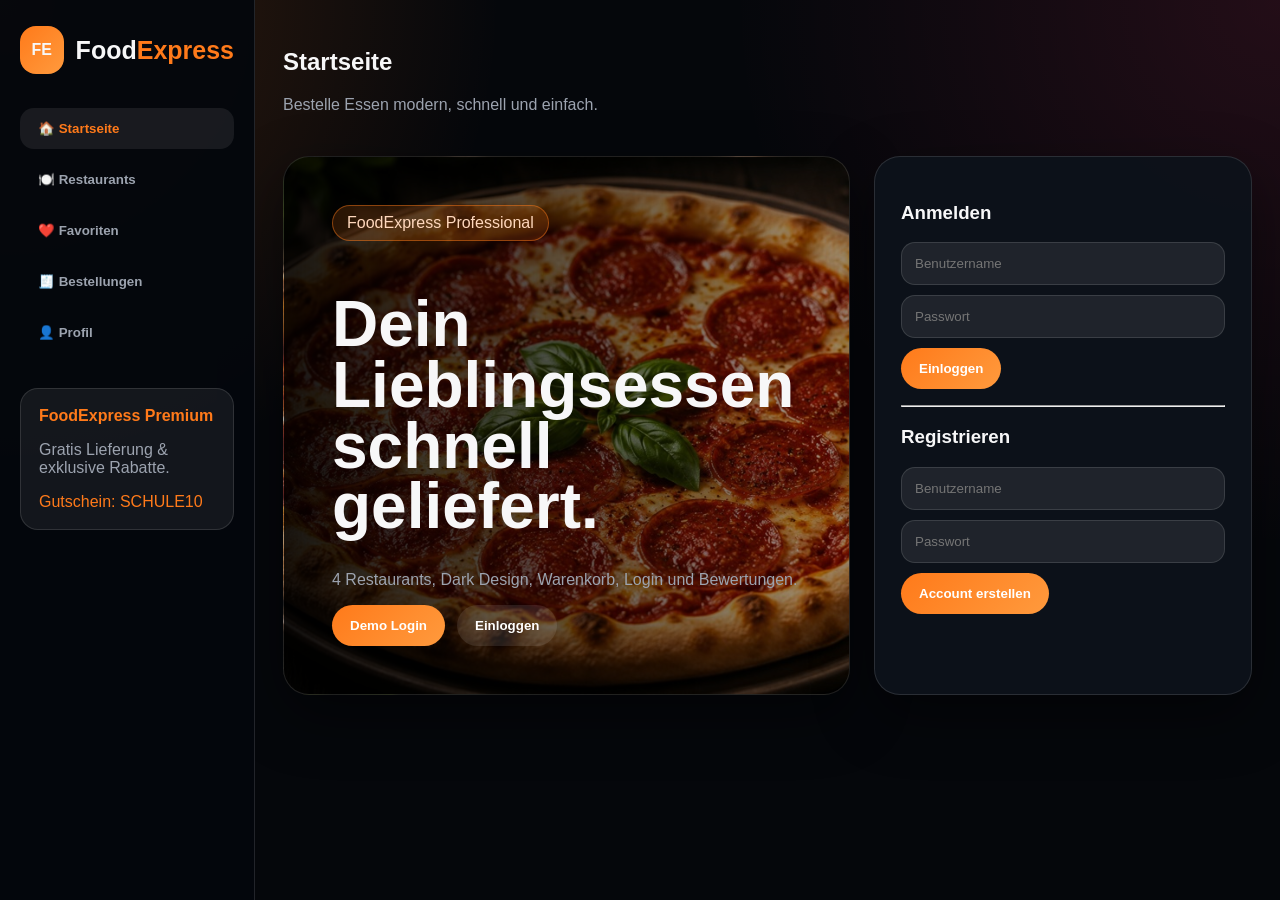
<file: index.html>
<!DOCTYPE html>
<html lang="de">
<head>
<meta charset="UTF-8">
<meta name="viewport" content="width=device-width, initial-scale=1.0">
<title>FoodExpress Professional</title>
<link rel="stylesheet" href="css/style.css">
</head>
<body>
<aside class="sidebar">
  <div class="brand"><div class="logo">FE</div><h1>Food<span>Express</span></h1></div>
  <nav>
    <button class="nav-btn active" onclick="showHome()">🏠 Startseite</button>
    <button class="nav-btn" onclick="showRestaurants()">🍽️ Restaurants</button>
    <button class="nav-btn" onclick="alertFavorites()">❤️ Favoriten</button>
    <button class="nav-btn" onclick="alertOrders()">🧾 Bestellungen</button>
    <button class="nav-btn" onclick="alertProfile()">👤 Profil</button>
  </nav>
  <div class="premium-card"><strong>FoodExpress Premium</strong><p>Gratis Lieferung & exklusive Rabatte.</p><span>Gutschein: SCHULE10</span></div>
</aside>

<main class="page">
  <header class="topbar">
    <div><h2 id="pageTitle">Startseite</h2><p id="pageSubtitle">Bestelle Essen modern, schnell und einfach.</p></div>
    <div class="top-actions"><span id="userLabel"></span><button id="logoutBtn" class="secondary hidden" onclick="logout()">Abmelden</button></div>
  </header>

  <section id="authSection" class="auth-grid">
    <div class="hero"><span class="badge">FoodExpress Professional</span><h1>Dein Lieblingsessen schnell geliefert.</h1><p>4 Restaurants, Dark Design, Warenkorb, Login und Bewertungen.</p><div class="hero-actions"><button onclick="demoLogin()">Demo Login</button><button class="secondary" onclick="document.getElementById('loginBox').scrollIntoView({behavior:'smooth'})">Einloggen</button></div></div>
    <div class="auth-card" id="loginBox">
      <h3>Anmelden</h3><input id="loginUser" placeholder="Benutzername"><input id="loginPass" type="password" placeholder="Passwort"><button onclick="login()">Einloggen</button><p id="loginMsg"></p><hr>
      <h3>Registrieren</h3><input id="registerUser" placeholder="Benutzername"><input id="registerPass" type="password" placeholder="Passwort"><button onclick="registerAccount()">Account erstellen</button><p id="registerMsg"></p>
    </div>
  </section>

  <section id="appSection" class="app hidden">
    <section class="restaurant-column">
      <input id="searchInput" oninput="renderRestaurants();renderRecommendations()" placeholder="Restaurant oder Gericht suchen...">
      <div class="filters">
        <button class="filter active" onclick="setFilter('Alle', event)">Alle</button>
        <button class="filter" onclick="setFilter('Italienisch', event)">Italienisch</button>
        <button class="filter" onclick="setFilter('Burger', event)">Burger</button>
        <button class="filter" onclick="setFilter('Asiatisch', event)">Asiatisch</button>
        <button class="filter" onclick="setFilter('Healthy', event)">Healthy</button>
      </div>
      <h3>Restaurants</h3><div id="restaurantList"></div>
    </section>
    <section class="content-column">
      <section id="homeView"><div class="welcome-card"><h2>Willkommen bei FoodExpress 👋</h2><p>Wähle ein Restaurant oder füge direkt ein beliebtes Gericht hinzu.</p></div><h3>Beliebte Gerichte</h3><div id="recommendations" class="recommendation-grid"></div></section>
      <section id="restaurantView" class="hidden"><div id="restaurantHero" class="restaurant-hero"></div><div id="categoryTabs" class="tabs"></div><div id="menuList" class="menu-list"></div><div class="reviews"><h2>Bewertungen</h2><div id="reviewList"></div><h3>Bewertung abgeben</h3><select id="ratingSelect"><option value="5">★★★★★ 5 Sterne</option><option value="4">★★★★☆ 4 Sterne</option><option value="3">★★★☆☆ 3 Sterne</option><option value="2">★★☆☆☆ 2 Sterne</option><option value="1">★☆☆☆☆ 1 Stern</option></select><textarea id="reviewText" placeholder="Deine Bewertung"></textarea><button onclick="addReview()">Bewertung speichern</button></div></section>
    </section>
    <aside class="cart-column">
      <h2>Warenkorb</h2><ul id="cartList"></ul><input id="voucherInput" placeholder="Gutscheincode: SCHULE10"><button onclick="applyVoucher()">Gutschein einlösen</button>
      <div class="summary"><div><span>Zwischensumme</span><strong id="subtotal">0,00 €</strong></div><div><span>Lieferung</span><strong id="deliveryFee">0,00 €</strong></div><div><span>Rabatt</span><strong id="discount">0,00 €</strong></div><div class="total"><span>Gesamt</span><strong id="totalPrice">0,00 €</strong></div></div>
      <button class="checkout" onclick="checkout()">Zur Kasse</button><p id="orderMsg"></p>
      <div class="trust"><p>🛡️ Sichere Bezahlung</p><p>🚚 Schnelle Lieferung</p><p>⭐ Echte Bewertungen</p></div>
    </aside>
  </section>
</main>
<script src="js/app.js"></script>
</body>
</html>
</file>
<file: css/style.css>
*{box-sizing:border-box}:root{--bg:#05070b;--panel:rgba(13,18,27,.96);--card:rgba(255,255,255,.065);--border:rgba(255,255,255,.12);--text:#f7f7f8;--muted:#9ca3af;--orange:#ff7a1a;--orange2:#ff9a3d;--green:#38d39f;--red:#ff5c5c}body{margin:0;min-height:100vh;font-family:Arial,sans-serif;background:radial-gradient(circle at top left,rgba(255,122,26,.20),transparent 32%),radial-gradient(circle at top right,rgba(255,61,113,.12),transparent 35%),var(--bg);color:var(--text);display:grid;grid-template-columns:255px 1fr}button{border:0;border-radius:999px;padding:13px 18px;color:white;font-weight:800;cursor:pointer;background:linear-gradient(135deg,var(--orange),var(--orange2));transition:.18s}button:hover{transform:translateY(-2px);opacity:.94}.secondary{background:rgba(255,255,255,.10)}input,select,textarea{width:100%;padding:13px;margin-bottom:10px;border-radius:14px;border:1px solid var(--border);background:rgba(255,255,255,.08);color:white;outline:none}select option{background:#111827}textarea{min-height:90px;resize:vertical}p{color:var(--muted)}.hidden{display:none!important}.sidebar{min-height:100vh;padding:26px 20px;background:rgba(4,7,12,.95);border-right:1px solid var(--border);position:sticky;top:0}.brand{display:flex;align-items:center;gap:12px;margin-bottom:34px}.logo{width:48px;height:48px;display:grid;place-items:center;border-radius:16px;font-weight:900;background:linear-gradient(135deg,var(--orange),var(--orange2))}.brand h1{font-size:25px;margin:0}.brand span,.premium-card strong,.premium-card span{color:var(--orange)}nav{display:grid;gap:10px}.nav-btn{text-align:left;background:transparent;color:var(--muted);border-radius:14px}.nav-btn.active,.nav-btn:hover{background:rgba(255,255,255,.08);color:var(--orange);transform:none}.premium-card{margin-top:35px;padding:18px;border-radius:18px;border:1px solid var(--border);background:var(--card)}.page{min-width:0;padding:28px}.topbar{display:flex;justify-content:space-between;align-items:center;margin-bottom:26px}.top-actions{display:flex;align-items:center;gap:12px}.auth-grid{display:grid;grid-template-columns:1.2fr .8fr;gap:24px}.hero,.auth-card,.restaurant-column,.content-column,.cart-column{border-radius:26px;border:1px solid var(--border);background:var(--panel);box-shadow:0 20px 60px rgba(0,0,0,.45)}.hero{min-height:500px;padding:48px;display:flex;flex-direction:column;justify-content:center;background:linear-gradient(90deg,rgba(0,0,0,.9),rgba(0,0,0,.35)),url('../images/hero/hero.jpg');background-size:cover;background-position:center}.badge{width:fit-content;padding:8px 14px;border-radius:999px;color:#ffd8bd;border:1px solid rgba(255,122,26,.45);background:rgba(255,122,26,.16)}.hero h1{max-width:750px;font-size:clamp(2.5rem,5vw,5rem);line-height:.95;margin-bottom:18px}.hero-actions{display:flex;gap:12px;flex-wrap:wrap}.auth-card{padding:26px}.app{display:grid;grid-template-columns:340px minmax(460px,1fr) 340px;gap:24px}.restaurant-column,.content-column,.cart-column{padding:22px}.filters{display:flex;flex-wrap:wrap;gap:8px;margin-bottom:18px}.filter{padding:9px 12px;background:rgba(255,255,255,.08)}.filter.active{background:linear-gradient(135deg,var(--orange),var(--orange2))}.restaurant-card{overflow:hidden;margin-bottom:16px;border-radius:22px;border:1px solid var(--border);background:var(--card);cursor:pointer}.restaurant-card:hover,.restaurant-card.active{border-color:var(--orange)}.restaurant-card img{width:100%;height:175px;object-fit:cover;display:block}.restaurant-info{padding:15px}.favorite-btn{float:right;padding:8px 10px;background:rgba(255,255,255,.1)}.meta{display:flex;flex-wrap:wrap;gap:10px;font-size:14px;color:var(--muted)}.rating{color:#ffc043}.welcome-card{padding:28px;border-radius:24px;border:1px solid var(--border);background:linear-gradient(135deg,rgba(255,122,26,.14),rgba(255,255,255,.04));margin-bottom:22px}.recommendation-grid{display:grid;grid-template-columns:repeat(2,minmax(0,1fr));gap:18px}.recommendation-card{overflow:hidden;border-radius:22px;border:1px solid var(--border);background:var(--card);cursor:pointer}.recommendation-card:hover{border-color:var(--orange)}.recommendation-card img{width:100%;height:185px;object-fit:cover;display:block}.recommendation-info{padding:14px}.restaurant-hero{overflow:hidden;min-height:300px;margin-bottom:18px;border-radius:24px;border:1px solid var(--border);background:var(--card);position:relative}.restaurant-hero img{width:100%;height:320px;object-fit:cover;filter:brightness(.72)}.restaurant-hero-content{position:absolute;left:0;right:0;bottom:0;padding:28px;background:linear-gradient(transparent,rgba(0,0,0,.9))}.tabs{display:flex;flex-wrap:wrap;gap:8px;margin-bottom:16px}.tab{background:rgba(255,255,255,.08)}.tab.active{background:linear-gradient(135deg,var(--orange),var(--orange2))}.menu-list{display:grid;gap:16px}.dish-card{display:grid;grid-template-columns:210px 1fr auto;gap:18px;align-items:center;padding:14px;border-radius:24px;border:1px solid var(--border);background:var(--card)}.dish-card:hover{border-color:var(--orange)}.dish-card img{width:210px;height:135px;object-fit:cover;border-radius:18px}.tag-row{display:flex;flex-wrap:wrap;gap:8px;margin-top:9px}.tag-row span{font-size:12px;padding:5px 8px;border-radius:999px;background:rgba(255,255,255,.08)}.price{color:var(--orange);font-size:21px;font-weight:900}.cart-column{position:sticky;top:28px;height:fit-content}.cart-column ul{list-style:none;padding:0}.cart-item{display:grid;grid-template-columns:65px 1fr;gap:12px;padding:12px 0;border-bottom:1px solid var(--border)}.cart-item img{width:65px;height:60px;object-fit:cover;border-radius:12px}.qty{display:flex;align-items:center;gap:8px}.qty button{width:30px;height:30px;padding:0;background:rgba(255,255,255,.1)}.summary{display:grid;gap:10px;padding:15px;margin:15px 0;border-radius:18px;background:rgba(255,255,255,.05)}.summary div{display:flex;justify-content:space-between}.total{padding-top:10px;border-top:1px solid var(--border);font-size:20px}.checkout{width:100%}.trust{display:grid;gap:10px;margin-top:18px}.trust p{margin:0;padding:12px;border-radius:14px;background:rgba(255,255,255,.055)}.reviews{margin-top:24px}.review-card{margin-bottom:12px;padding:15px;border-radius:18px;background:var(--card);border:1px solid var(--border)}.success{color:var(--green)}.error{color:var(--red)}@media(max-width:1200px){body{grid-template-columns:1fr}.sidebar{min-height:auto;position:static}nav{display:flex;flex-wrap:wrap}.auth-grid,.app{grid-template-columns:1fr}.cart-column{position:static}}@media(max-width:700px){.page{padding:18px}.topbar{flex-direction:column;align-items:flex-start}.recommendation-grid{grid-template-columns:1fr}.dish-card{grid-template-columns:1fr}.dish-card img{width:100%;height:230px}.dish-card button{width:100%}}
</file>
